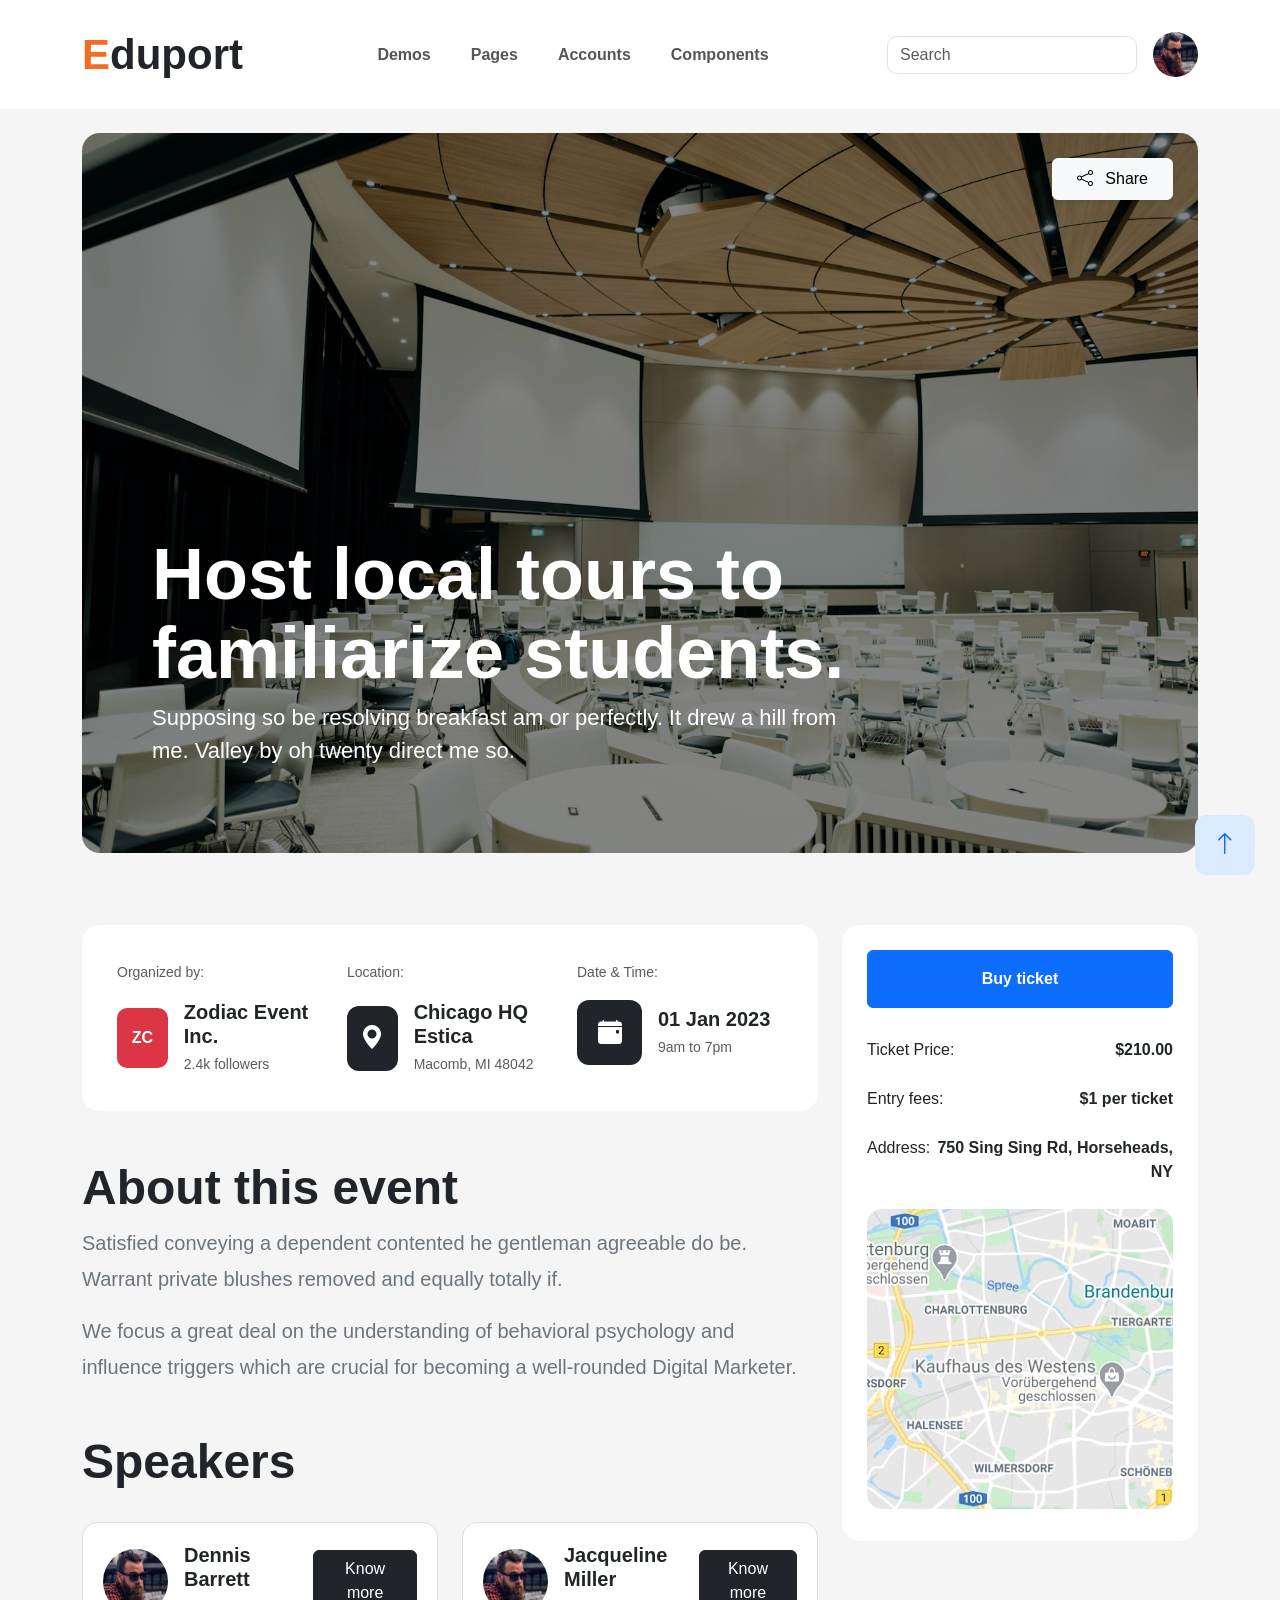
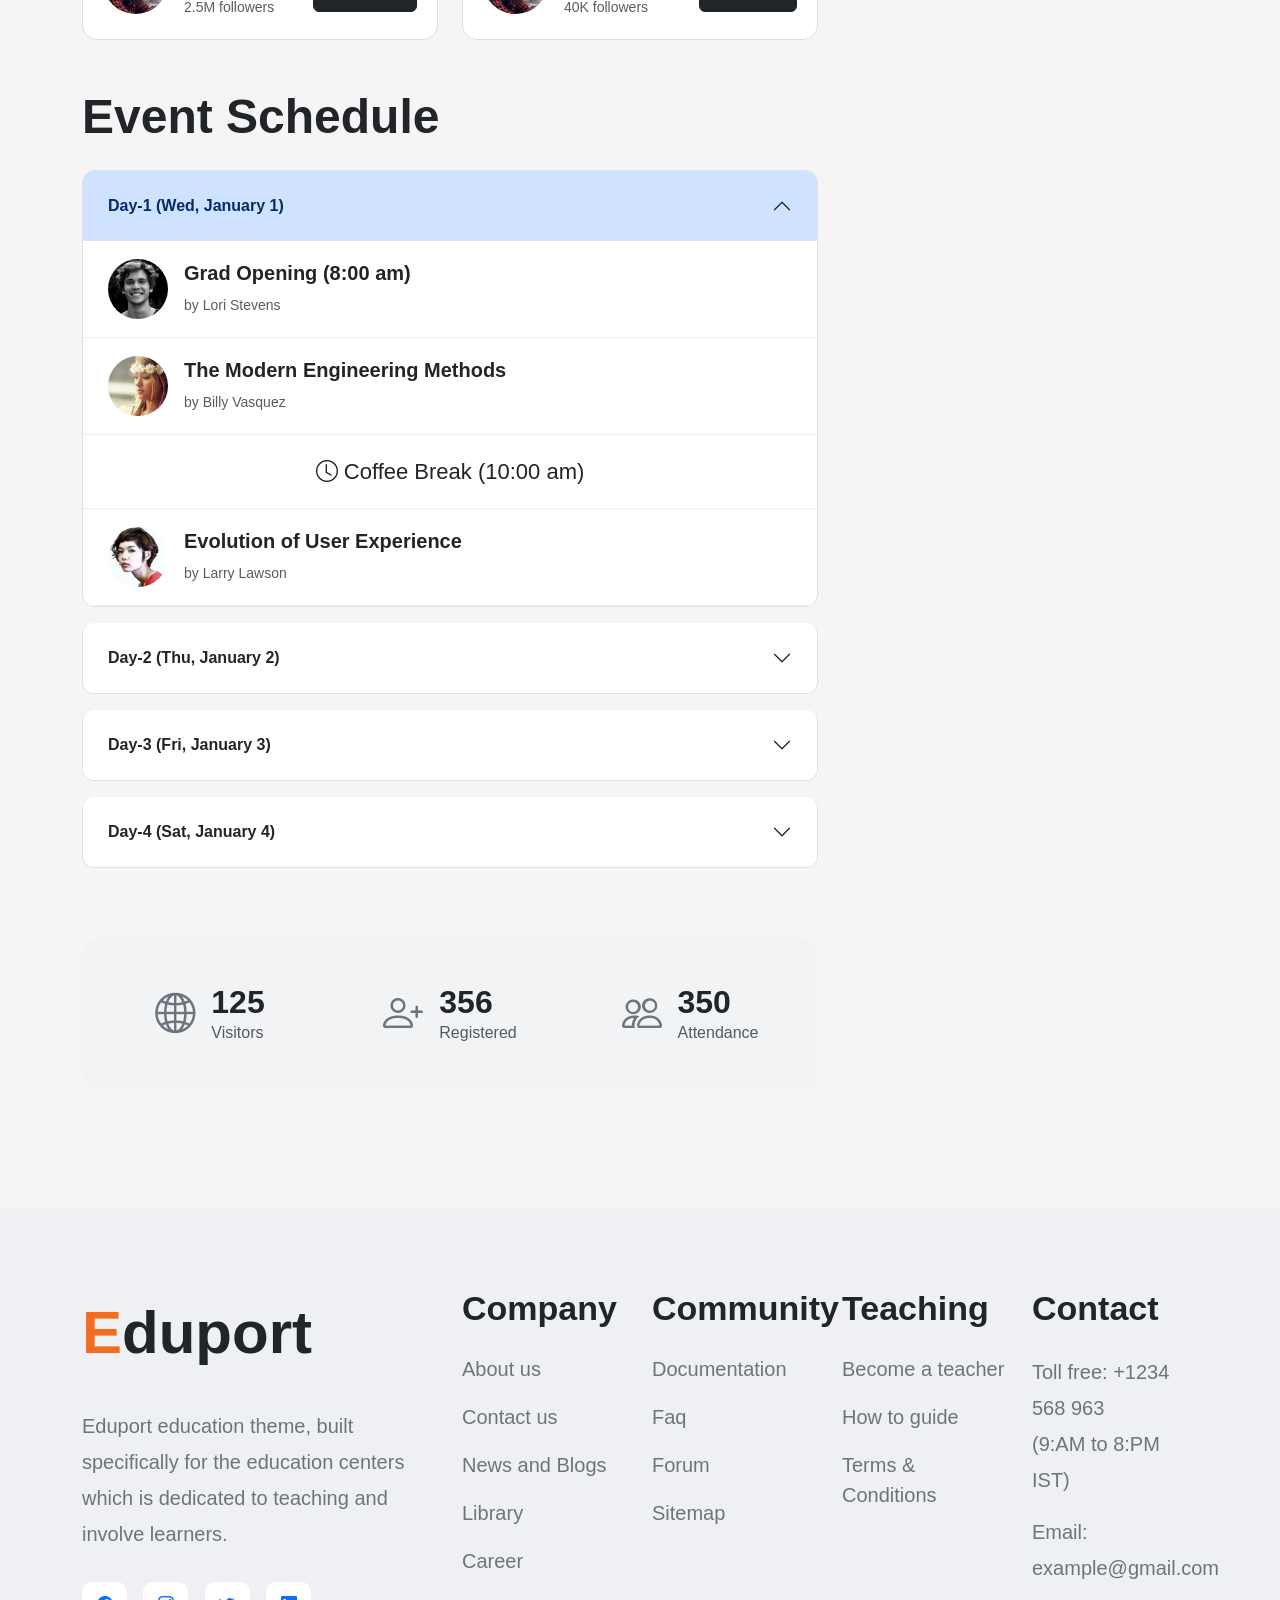
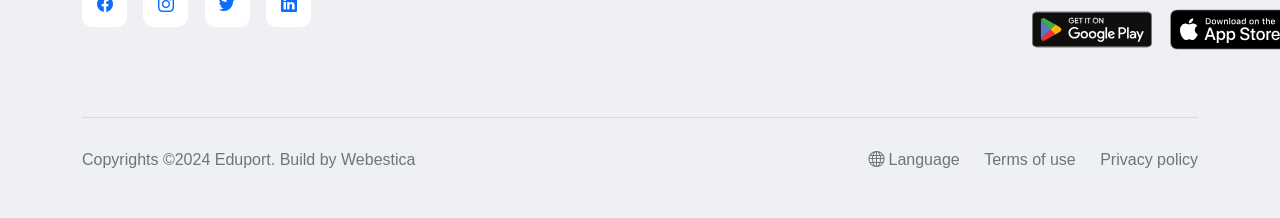
<file: index.html>
<!DOCTYPE html>
<html lang="en">

<head>
  <meta charset="UTF-8">
  <meta name="viewport" content="width=device-width, initial-scale=1.0">

  <title>Eduport Event</title>

  <!-- Bootstrap -->
  <link href="https://cdn.jsdelivr.net/npm/bootstrap@5.3.3/dist/css/bootstrap.min.css" rel="stylesheet">

  <!-- Bootstrap Icons -->
  <link rel="stylesheet"
    href="https://cdn.jsdelivr.net/npm/bootstrap-icons@1.11.3/font/bootstrap-icons.min.css">

  <!-- CSS -->
  <link rel="stylesheet" href="css/style.css">
</head>

<body>

  <!--Navbar-->

  <nav class="navbar navbar-expand-lg navbar-light">

    <div class="container">

      <a class="navbar-brand logo" href="#">
        <span>E</span>duport
      </a>

      <button class="navbar-toggler"
        data-bs-toggle="collapse"
        data-bs-target="#menu">

        <span class="navbar-toggler-icon"></span>

      </button>

      <div class="collapse navbar-collapse" id="menu">

        <ul class="navbar-nav mx-auto">

          <li class="nav-item">
            <a class="nav-link" href="#">Demos</a>
          </li>

          <li class="nav-item">
            <a class="nav-link" href="#">Pages</a>
          </li>

          <li class="nav-item">
            <a class="nav-link" href="#">Accounts</a>
          </li>

          <li class="nav-item">
            <a class="nav-link" href="#">Components</a>
          </li>

        </ul>

        <div class="d-flex align-items-center gap-3">

          <input type="text"
            class="form-control search-box"
            placeholder="Search">

          <img src="images/user.jpg"
            class="profile-img"
            alt="">

        </div>

      </div>

    </div>

  </nav>

  <!--Hero-->

  <section class="container my-4">

    <div class="hero-section">

      <img src="images/hero.jpg"
        class="hero-img"
        alt="">

      <div class="hero-overlay"></div>

      <div class="share-btn">

        <button class="btn btn-light shadow-sm px-4 py-2">

          <i class="bi bi-share me-2"></i>
          Share

        </button>

      </div>

      <div class="hero-content">

        <h1>
          Host local tours to familiarize students.
        </h1>

        <p>
          Supposing so be resolving breakfast am or perfectly.
          It drew a hill from me.
          Valley by oh twenty direct me so.
        </p>

      </div>

    </div>

  </section>

  <!--Main-->

  <div class="container py-5">

    <div class="row g-4">

      <!-- Left -->

      <div class="col-lg-8">

        <!-- Event info -->

        <div class="event-info-box">

          <div class="row g-4">

            <!-- Organiger -->

            <div class="col-md-4">

              <small class="text-muted">
                Organized by:
              </small>

              <div class="d-flex align-items-center mt-3">

                <div class="company-box">
                  ZC
                </div>

                <div class="ms-3">

                  <h5 class="fw-bold mb-1">
                    Zodiac Event Inc.
                  </h5>

                  <small class="text-muted">
                    2.4k followers
                  </small>

                </div>

              </div>

            </div>

            <!-- Location -->

            <div class="col-md-4">

              <small class="text-muted">
                Location:
              </small>

              <div class="d-flex align-items-center mt-3">

                <div class="info-icon">

                  <i class="bi bi-geo-alt-fill"></i>

                </div>

                <div class="ms-3">

                  <h5 class="fw-bold mb-1">
                    Chicago HQ Estica
                  </h5>

                  <small class="text-muted">
                    Macomb, MI 48042
                  </small>

                </div>

              </div>

            </div>

            <!-- Date -->

            <div class="col-md-4">

              <small class="text-muted">
                Date & Time:
              </small>

              <div class="d-flex align-items-center mt-3">

                <div class="info-icon">

                  <i class="bi bi-calendar-event-fill"></i>

                </div>

                <div class="ms-3">

                  <h5 class="fw-bold mb-1">
                    01 Jan 2023
                  </h5>

                  <small class="text-muted">
                    9am to 7pm
                  </small>

                </div>

              </div>

            </div>

          </div>

        </div>

        <!-- About -->

        <h2 class="section-title mt-5">
          About this event
        </h2>

        <p class="about-text">
          Satisfied conveying a dependent contented he gentleman agreeable do be.
          Warrant private blushes removed and equally totally if.
        </p>

        <p class="about-text">
          We focus a great deal on the understanding of behavioral psychology
          and influence triggers which are crucial for becoming a well-rounded
          Digital Marketer.
        </p>

        <!-- Speaker -->

        <h2 class="section-title mt-5">
          Speakers
        </h2>

        <div class="row g-4 mt-1">

          <!-- SPEAKER 1 -->

          <div class="col-md-6">

            <div class="speaker-card">

              <div class="d-flex align-items-center">

                <img src="images/speaker1.jpg"
                  alt="">

                <div class="ms-3">

                  <h5 class="fw-bold mb-1">
                    Dennis Barrett
                  </h5>

                  <small class="text-muted">
                    2.5M followers
                  </small>

                </div>

              </div>

              <button class="btn btn-dark">
                Know more
              </button>

            </div>

          </div>

          <!-- Speaker 2 -->

          <div class="col-md-6">

            <div class="speaker-card">

              <div class="d-flex align-items-center">

                <img src="images/user.jpg"
                  alt="">

                <div class="ms-3">

                  <h5 class="fw-bold mb-1">
                    Jacqueline Miller
                  </h5>

                  <small class="text-muted">
                    40K followers
                  </small>

                </div>

              </div>

              <button class="btn btn-dark">
                Know more
              </button>

            </div>

          </div>

        </div>

        <!-- event schedul -->

        <h2 class="section-title mt-5">
          Event Schedule
        </h2>

        <div class="accordion mt-4" id="eventAccordion">

          <!-- Day 1 -->

          <div class="accordion-item">

            <h2 class="accordion-header">

              <button class="accordion-button"
                data-bs-toggle="collapse"
                data-bs-target="#day1">

                Day-1 (Wed, January 1)

              </button>

            </h2>

            <div id="day1"
              class="accordion-collapse collapse show">

              <div class="accordion-body p-0">

                <div class="schedule-item">

                  <img src="images/speaker2.jpg">

                  <div class="ms-3">

                    <h5 class="fw-bold">
                      Grad Opening (8:00 am)
                    </h5>

                    <small class="text-muted">
                      by Lori Stevens
                    </small>

                  </div>

                </div>

                <div class="schedule-item">

                  <img src="images/speaker3.jpg">

                  <div class="ms-3">

                    <h5 class="fw-bold">
                      The Modern Engineering Methods
                    </h5>

                    <small class="text-muted">
                      by Billy Vasquez
                    </small>

                  </div>

                </div>

                <div class="schedule-break">

                  <i class="bi bi-clock"></i>
                  Coffee Break (10:00 am)

                </div>

                <div class="schedule-item">

                  <img src="images/speaker4.jpg">

                  <div class="ms-3">

                    <h5 class="fw-bold">
                      Evolution of User Experience
                    </h5>

                    <small class="text-muted">
                      by Larry Lawson
                    </small>

                  </div>

                </div>

              </div>

            </div>

          </div>

          <!-- Day2 -->

          <div class="accordion-item mt-3">

            <h2 class="accordion-header">

              <button class="accordion-button collapsed"
                data-bs-toggle="collapse"
                data-bs-target="#day2">

                Day-2 (Thu, January 2)

              </button>

            </h2>

            <div id="day2"
              class="accordion-collapse collapse">

              <div class="accordion-body">
                Day 2 Schedule Here...
              </div>

            </div>

          </div>

          <!-- DAY 3 -->

          <div class="accordion-item mt-3">

            <h2 class="accordion-header">

              <button class="accordion-button collapsed"
                data-bs-toggle="collapse"
                data-bs-target="#day3">

                Day-3 (Fri, January 3)

              </button>

            </h2>

            <div id="day3"
              class="accordion-collapse collapse">

              <div class="accordion-body">
                Day 3 Schedule Here...
              </div>

            </div>

          </div>

          <!-- Day 4 -->

          <div class="accordion-item mt-3">

            <h2 class="accordion-header">

              <button class="accordion-button collapsed"
                data-bs-toggle="collapse"
                data-bs-target="#day4">

                Day-4 (Sat, January 4)

              </button>

            </h2>

            <div id="day4"
              class="accordion-collapse collapse">

              <div class="accordion-body">
                Day 4 Schedule Here...
              </div>

            </div>

          </div>

        </div>

        <!-- Stats -->

        <div class="stats-box">

          <div class="row text-center">

            <div class="col-md-4 mb-4 mb-md-0">

              <div class="d-flex justify-content-center align-items-center">

                <i class="bi bi-globe2 stat-icon me-3"></i>

                <div class="text-start">

                  <h2 class="fw-bold mb-0">125</h2>

                  <p class="text-muted mb-0">
                    Visitors
                  </p>

                </div>

              </div>

            </div>

            <div class="col-md-4 mb-4 mb-md-0">

              <div class="d-flex justify-content-center align-items-center">

                <i class="bi bi-person-plus stat-icon me-3"></i>

                <div class="text-start">

                  <h2 class="fw-bold mb-0">356</h2>

                  <p class="text-muted mb-0">
                    Registered
                  </p>

                </div>

              </div>

            </div>

            <div class="col-md-4">

              <div class="d-flex justify-content-center align-items-center">

                <i class="bi bi-people stat-icon me-3"></i>

                <div class="text-start">

                  <h2 class="fw-bold mb-0">350</h2>

                  <p class="text-muted mb-0">
                    Attendance
                  </p>

                </div>

              </div>

            </div>

          </div>

        </div>

      </div>

      <!-- Right -->

      <div class="col-lg-4">

        <div class="ticket-card">

          <button class="btn btn-primary w-100 py-3 fw-bold">
            Buy ticket
          </button>

          <div class="ticket-details">

            <div class="ticket-row">

              <span>Ticket Price:</span>

              <strong>$210.00</strong>

            </div>

            <div class="ticket-row">

              <span>Entry fees:</span>

              <strong>$1 per ticket</strong>

            </div>

            <div class="ticket-row">

              <span>Address:</span>

              <strong class="text-end">
                750 Sing Sing Rd,
                Horseheads, NY
              </strong>

            </div>

          </div>

          <!-- Map -->

          <div class="map-box mt-4">

            <iframe
              src="images/map.jpg">
            </iframe>

          </div>

        </div>

      </div>

    </div>

  </div>

  <!-- Footer -->

  <footer class="footer-section">

    <div class="container">

      <div class="row gy-5">

        <div class="col-lg-4">

          <a class="footer-logo" href="#">
            <span>E</span>duport
          </a>

          <p class="footer-text">
            Eduport education theme, built specifically
            for the education centers which is dedicated
            to teaching and involve learners.
          </p>

          <div class="social-icons">

            <a href="#">
              <i class="bi bi-facebook"></i>
            </a>

            <a href="#">
              <i class="bi bi-instagram"></i>
            </a>

            <a href="#">
              <i class="bi bi-twitter"></i>
            </a>

            <a href="#">
              <i class="bi bi-linkedin"></i>
            </a>

          </div>

        </div>

        <!-- Company -->

        <div class="col-lg-2 col-md-6">

          <h4 class="footer-title">
            Company
          </h4>

          <ul class="footer-links">

            <li><a href="#">About us</a></li>
            <li><a href="#">Contact us</a></li>
            <li><a href="#">News and Blogs</a></li>
            <li><a href="#">Library</a></li>
            <li><a href="#">Career</a></li>

          </ul>

        </div>

        <!-- Community -->

        <div class="col-lg-2 col-md-6">

          <h4 class="footer-title">
            Community
          </h4>

          <ul class="footer-links">

            <li><a href="#">Documentation</a></li>
            <li><a href="#">Faq</a></li>
            <li><a href="#">Forum</a></li>
            <li><a href="#">Sitemap</a></li>

          </ul>

        </div>

        <!-- Teaching -->

        <div class="col-lg-2 col-md-6">

          <h4 class="footer-title">
            Teaching
          </h4>

          <ul class="footer-links">

            <li><a href="#">Become a teacher</a></li>
            <li><a href="#">How to guide</a></li>
            <li><a href="#">Terms & Conditions</a></li>

          </ul>

        </div>

        <!-- Contact -->

        <div class="col-lg-2 col-md-6">

          <h4 class="footer-title">
            Contact
          </h4>

          <p class="contact-text">
            Toll free: +1234 568 963
            <br>
            (9:AM to 8:PM IST)
          </p>

          <p class="contact-text">
            Email: example@gmail.com
          </p>

          <div class="d-flex gap-2 mt-3">
    <img src="images/playstore.svg" class="store-btn" alt="">
    <img src="images/appstore.svg" class="store-btn" alt="">
</div>

        </div>

      </div>

      <!-- Footer button -->

      <div class="footer-bottom">

        <p>
          Copyrights ©2024 Eduport.
          Build by Webestica
        </p>

        <div class="footer-bottom-links">

          <a href="#">
            <i class="bi bi-globe"></i>
            Language
          </a>

          <a href="#">
            Terms of use
          </a>

          <a href="#">
            Privacy policy
          </a>

        </div>

      </div>

    </div>

  </footer>

  <!-- Back to top -->

  <a href="#" class="back-top">

    <i class="bi bi-arrow-up"></i>

  </a>

  <!-- Bootstrap -->

  <script src="https://cdn.jsdelivr.net/npm/bootstrap@5.3.3/dist/js/bootstrap.bundle.min.js"></script>

  <!-- JS -->
  <script src="js/script.js"></script>

</body>

</html>
</file>
<file: css/style.css>
body{
  background:#f5f5f5;
  font-family:Arial, Helvetica, sans-serif;
}

/* Navbar */

.navbar{
  background:#fff;
  padding:18px 0;
}

.logo{
  font-size:42px;
  font-weight:800;
  color:#212529 !important;
  text-decoration:none;
}

.logo span{
  color:#f26c22;
}

.nav-link{
  font-weight:600;
  color:#555 !important;
  margin:0 12px;
}

.search-box{
  width:250px;
  border-radius:10px;
}

.profile-img{
  width:45px;
  height:45px;
  border-radius:50%;
  object-fit:cover;
}

/* Hero */

.hero-section{
  position:relative;
  overflow:hidden;
  border-radius:18px;
}

.hero-img{
  width:100%;
  height:720px;
  object-fit:cover;
}

.hero-overlay{
  position:absolute;
  top:0;
  left:0;
  width:100%;
  height:100%;
  background:rgba(0,0,0,0.45);
}

.share-btn{
  position:absolute;
  top:25px;
  right:25px;
  z-index:2;
}

.hero-content{
  position:absolute;
  left:70px;
  bottom:70px;
  max-width:700px;
  color:#fff;
  z-index:2;
}

.hero-content h1{
  font-size:72px;
  font-weight:800;
  line-height:1.1;
}

.hero-content p{
  font-size:22px;
}

/* Event info */

.event-info-box{
  background:#fff;
  border-radius:18px;
  padding:35px;
}

.company-box{
  width:60px;
  height:60px;
  background:#dc3545;
  color:#fff;
  border-radius:10px;

  display:flex;
  align-items:center;
  justify-content:center;

  font-weight:700;
}

.info-icon{
  width:65px;
  height:65px;
  background:#212529;
  color:#fff;

  display:flex;
  align-items:center;
  justify-content:center;

  border-radius:12px;
  font-size:24px;
}

/* Titles */

.section-title{
  font-size:48px;
  font-weight:800;
}

.about-text{
  color:#6c757d;
  font-size:20px;
  line-height:1.8;
}

/* Speaker */

.speaker-card{
  background:#fff;
  border:1px solid #ddd;
  border-radius:15px;
  padding:20px;

  display:flex;
  justify-content:space-between;
  align-items:center;
}

.speaker-card img{
  width:65px;
  height:65px;
  border-radius:50%;
  object-fit:cover;
}

/* Accordion */

.accordion-item{
  border-radius:12px !important;
  overflow:hidden;
}

.accordion-button{
  font-weight:700;
  padding:25px;
}

.schedule-item{
  display:flex;
  align-items:center;
  padding:18px 25px;
  border-bottom:1px solid #eee;
}

.schedule-item img{
  width:60px;
  height:60px;
  border-radius:50%;
  object-fit:cover;
}

.schedule-break{
  padding:20px;
  text-align:center;
  font-size:22px;
  border-bottom:1px solid #eee;
}

/* Start */

.stats-box{
  background:#f1f3f5;
  border-radius:18px;
  padding:45px 20px;
  margin-top:70px;
}

.stat-icon{
  font-size:40px;
  color:#6c757d;
}

/* Right */

.ticket-card{
  background:#fff;
  border-radius:18px;
  padding:25px;
}

.ticket-details{
  margin-top:30px;
}

.ticket-row{
  display:flex;
  justify-content:space-between;
  margin-bottom:25px;
}

.map-box iframe{
  width:100%;
  height:300px;
  border:none;
  border-radius:15px;
}

/* Footer */

.footer-section{
  background:#eef0f3;
  padding:80px 0 30px;
  margin-top:70px;
}

.footer-logo{
  font-size:60px;
  font-weight:800;
  text-decoration:none;
  color:#212529;
}

.footer-logo span{
  color:#f26c22;
}

.footer-text{
  color:#6c757d;
  font-size:20px;
  line-height:1.8;
  margin:30px 0;
}

.footer-title{
  font-size:34px;
  font-weight:700;
  margin-bottom:25px;
}

.footer-links{
  list-style:none;
  padding:0;
}

.footer-links li{
  margin-bottom:18px;
}

.footer-links a{
  text-decoration:none;
  color:#6c757d;
  font-size:20px;
}

.contact-text{
  color:#6c757d;
  font-size:20px;
  line-height:1.8;
}

.social-icons a{
  width:45px;
  height:45px;
  background:#fff;

  display:inline-flex;
  align-items:center;
  justify-content:center;

  border-radius:10px;

  margin-right:12px;

  text-decoration:none;

  color:#0d6efd;
}

.app-buttons img{
  width:180px;
  margin-bottom:10px;
  display:block;
}

.footer-bottom{
  border-top:1px solid #d9d9d9;
  margin-top:60px;
  padding-top:30px;

  display:flex;
  justify-content:space-between;
  flex-wrap:wrap;
}

.footer-bottom p{
  color:#6c757d;
}

.footer-bottom-links a{
  text-decoration:none;
  color:#6c757d;
  margin-left:20px;
}

/* Back to top */

.back-top{
  position:fixed;
  right:25px;
  bottom:25px;

  width:60px;
  height:60px;

  background:#dbeafe;

  display:flex;
  align-items:center;
  justify-content:center;

  border-radius:12px;

  text-decoration:none;

  font-size:24px;
}

.store-btn{
    height:55px;
    width:120px;
    margin-right:10px;
}

/* Responsive */

@media(max-width:768px){

  .hero-img{
    height:500px;
  }

  .hero-content{
    left:25px;
    right:25px;
    bottom:30px;
  }

  .hero-content h1{
    font-size:42px;
  }

  .hero-content p{
    font-size:18px;
  }

  .section-title{
    font-size:34px;
  }

  .speaker-card{
    flex-direction:column;
    gap:20px;
    align-items:flex-start;
  }

  .footer-bottom{
    gap:20px;
  }

}
</file>
